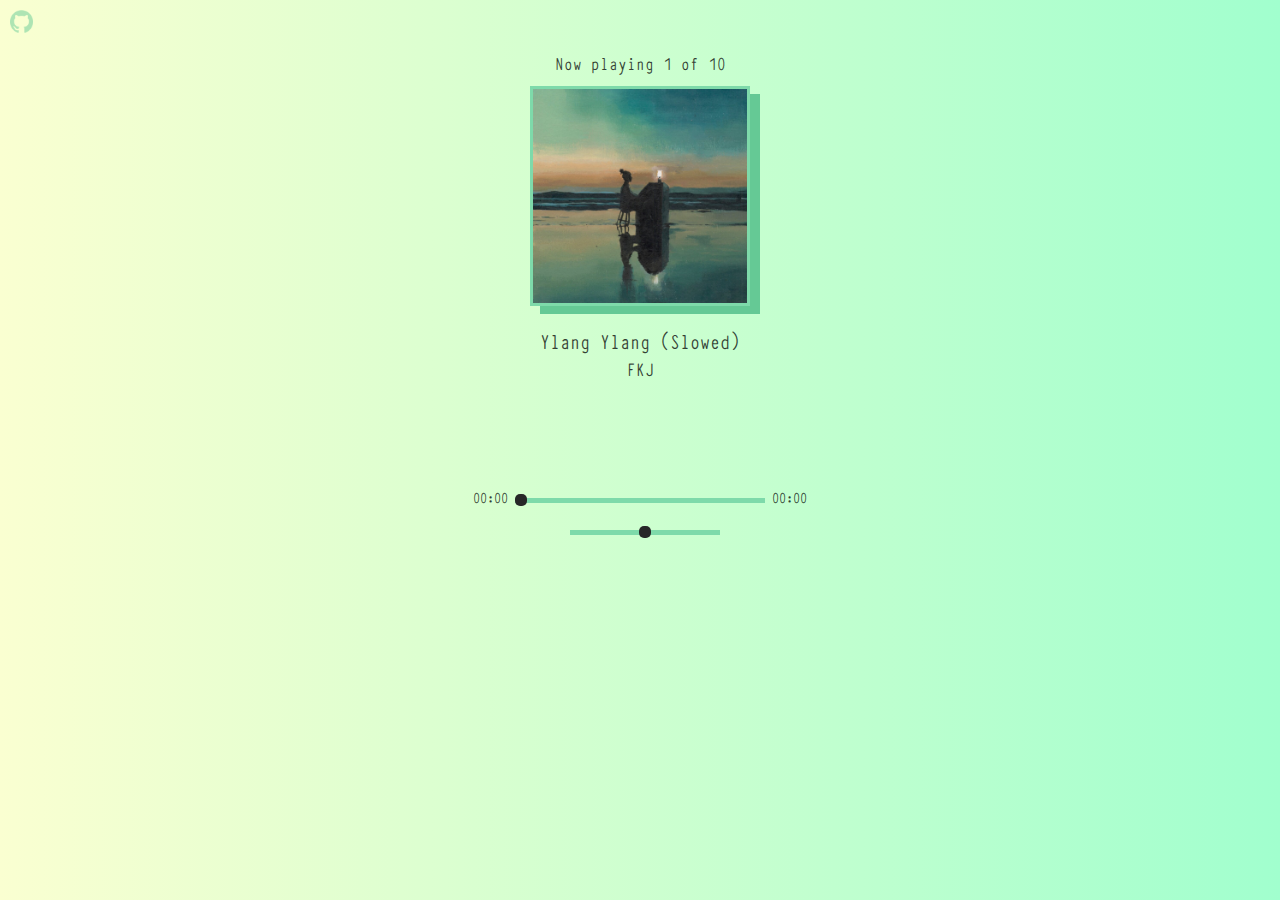
<file: index.html>
<!DOCTYPE html>
<html lang="en">

<head>
    <meta charset="UTF-8">
    <meta http-equiv="X-UA-Compatible" content="IE=edge">
    <meta name="viewport" content="width=device-width, initial-scale=1.0">
    <title>Music Player</title>
    <link href="./style/style.css" rel="stylesheet">
    <script src="./script/script.js" defer></script>
    <link href="./images/musical-note.png" rel="icon">
    <link href="https://kit-pro.fontawesome.com/releases/v5.15.4/css/pro.min.css" rel="stylesheet">
</head>

<body>
    <a id="gh" href="https://github.com/isabdch" target="_blank"><img id="github" src="./images/github.png"
            height="23px"></a>
    <div class="player">
        <div class="info">
            <div id="now-playing">Now playing X of Y</div>
            <div id="song-img"><img id="img-song" src="./images/ylang-ylang.png" height="220px">
            </div>
            <div id="song-name">Song name</div>
            <a id="artist-name" target="_blank" href="https://open.spotify.com/artist/2FwDTncULUnmANIh7qKa5z"></a></a>
        </div>
        <div class="buttons">
            <div id="song-random"><button><i title="Enable shuffle" id="random-song" class="fad fa-random"></i></button>
            </div>
            <div id="previous-song"><button><i title="Previous" id="song-previous"
                        class="fas fa-step-backward"></i></button></div>
            <div id="play-pause"><button><i title="Play" id="pause-play" class="fas fa-play-circle"></i></button></div>
            <div id="next-song"><button><i title="Next" id="song-next" class="fas fa-step-forward"></i></button></div>
            <div id="repeat"><button><i title="Enable repeat" id="repeat-song" class="fad fa-repeat"></i></button></div>
        </div>
        <div class="slider">
            <div id="current-time">00:00</div>
            <input class="fkj" id="song-slider" type="range" value="0" min="0" max="100">
            <div id="total-duration">00:00</div>
        </div>
        <div class="slider">
            <i class="fas fa-volume-off"></i>
            <input class="fkj" id="volume-slider" type="range" value="50" min="0" max="100">
            <i class="fas fa-volume-up"></i>
        </div>
    </div>
</body>

</html>
</file>
<file: style/style.css>
@font-face {
    font-family: myFont;
    src: url("./font/typewcond_regular.otf");
}

* {
    padding: 0;
    margin: 0;
    box-sizing: border-box;
    font-family: myFont;
    color: #000000c0;
}

body {
    background: #f5f5f5;
    background: linear-gradient(to right, #FAFFD1, #A1FFCE);

}

a {
    position: fixed;
    opacity: 0.5;
    left: 0;
    top: 0;
    margin-left: 10px;
    margin-top: 10px;
    transition: all 0.4s ease;
}

a:hover {
    opacity: 0.8;
}

.player {
    text-align: center;
    margin-top: 50px;
}

#now-playing {
    font-size: 1.2rem;
}

#song-name,
#artist-name {
    font-size: 1.4rem;
}

#artist-name {
    transition: all 0.1s ease;
    cursor: pointer;
    display: inline;
    position: static;
    text-decoration: none;
    opacity: 1;
    margin-right: 10px;
    font-size: 1.25rem;
}

#song-img {
    margin-top: 10px;
    margin-bottom: 15px;
}

#img-song {
    box-shadow: 10px 8px 0px #7EDAAA;
    border: 1px solid #7EDAAA;
}

.buttons {
    padding: 15px;
    margin-bottom: 10px;
}

.buttons div {
    display: inline;
}

.buttons i {
    cursor: pointer;
    transition: all 0.2s ease;
    padding: 5px;
}

.buttons i:hover {
    color: #000000;
}

button {
    border: none;
    background-color: #00000000;
}

#previous-song button,
#next-song button {
    font-size: 2rem;
}

#song-random button,
#repeat button {
    font-size: 1.5rem;
}

#play-pause button {
    font-size: 3rem;
    margin-left: 10px;
    margin-right: 10px;
}

.fa-play-circle:hover {
    transform: scale(1.05);
}

.fa-pause-circle:hover {
    transform: scale(1.05);
}

.slider div,
input {
    display: inline;
    margin-bottom: 15px;
}

input[type="range"] {
    appearance: none;
    -webkit-appearance: none;
}

#song-slider {
    width: 250px;
}

#volume-slider {
    margin-left: 10px;
    width: 150px;
}

input[type="range"] {
    background: transparent;
}

input[type="range"]:focus {
    outline: none;
}

input[type="range"]::-webkit-slider-runnable-track {
    height: 5px;
    cursor: pointer;
    background: var(--track-background, #7EDAAA);
}

input[type="range"]::-moz-range-track {
    height: 5px;
    cursor: pointer;
    background: var(--track-background, #7EDAAA);
}

input[type="range"]::-webkit-slider-thumb {
    height: 12px;
    width: 12px;
    border-radius: 5px;
    background: #272728;
    cursor: pointer;
    -webkit-appearance: none;
    margin-top: -4px;
    transition: all 0.2s ease;
}

input[type="range"]::-webkit-slider-thumb:hover {
    background-color: #000000;
    transform: scale(1.03);
}

input[type="range"]::-moz-range-thumb {
    height: 12px;
    width: 12px;
    border-radius: 5px;
    background: #272728;
    border: none;
    cursor: pointer;
    -webkit-appearance: none;
    margin-top: -4px;
    transition: all 0.2s ease;
}

input[type="range"]::-moz-range-thumb:hover {
    background-color: #000000;
    transform: scale(1.03);
}

input[type="range"]::-ms-thumb {
    height: 12px;
    width: 12px;
    border-radius: 5px;
    background: #272728;
    cursor: pointer;
    -webkit-appearance: none;
    margin-top: -4px;
    transition: all 0.2s ease;
}

input[type="range"]::-ms-thumb:hover {
    background-color: #000000;
    transform: scale(1.03);
}

@media screen and (max-width: 300px) {
    #img-song {
        height: 210px;
    }

    #previous-song button,
    #next-song button {
        font-size: 1.8rem;
    }

    #song-random button,
    #repeat button {
        font-size: 1.2rem;
    }

    #song-slider {
        width: 180px;
    }

    #volume-slider {
        width: 80px;
    }
}
</file>
